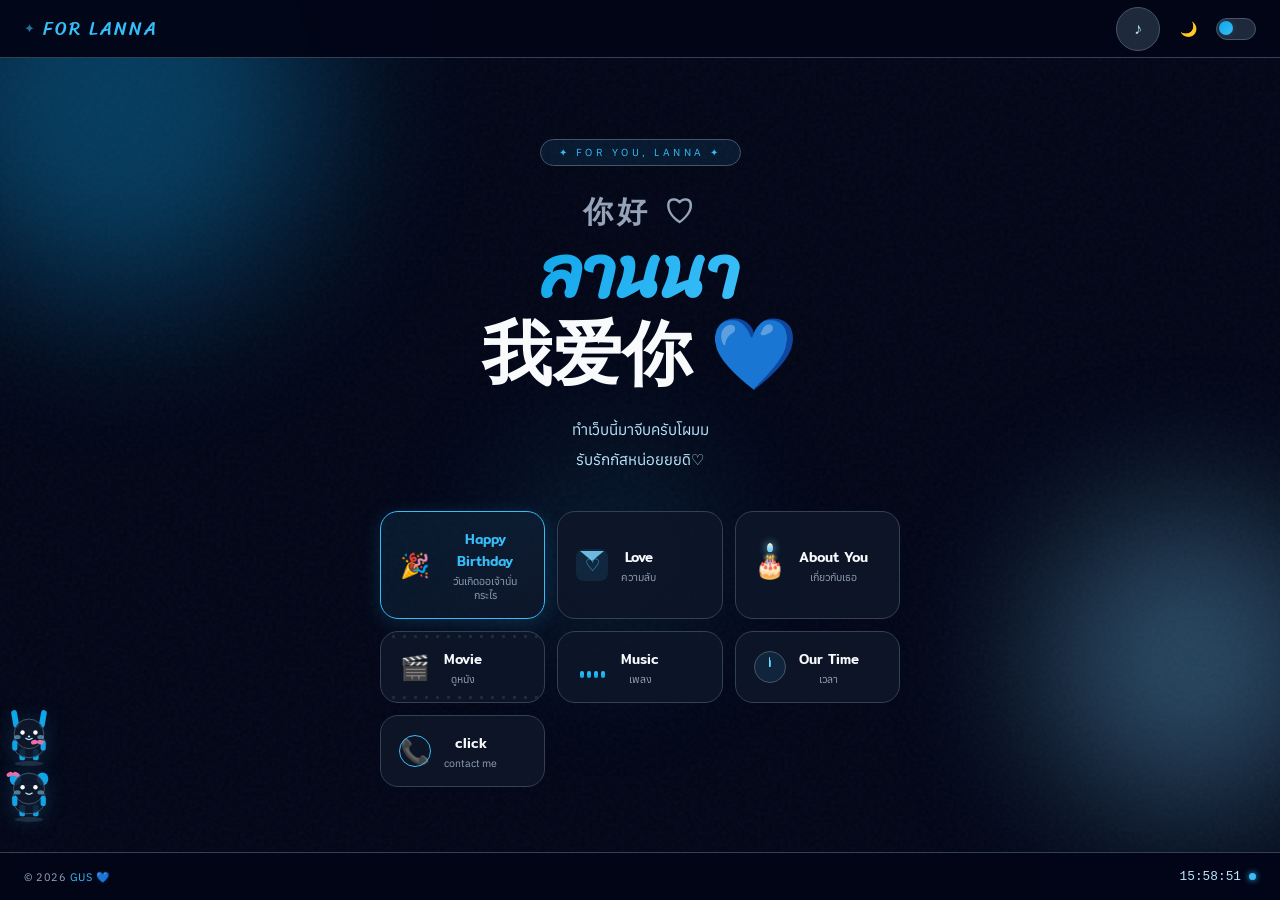
<file: index.html>
<!DOCTYPE html>
<html lang="th" data-mode="dark">
<head>
  <meta charset="UTF-8"/>
  <meta name="viewport" content="width=device-width, initial-scale=1"/>
  <title>For Lanna 💙</title>
  <link href="https://fonts.googleapis.com/css2?family=Mitr:wght@300;400;500&family=Sriracha&family=Anuphan:wght@300;400;500&display=swap" rel="stylesheet"/>
  <link rel="stylesheet" href="index.css"/>
  <meta property="og:type" content="website">
<meta property="og:url" content="https://4youba3e.netlify.app/">
<meta property="og:title" content="For you girl 💖">
<meta property="og:description" content="เว็บไซต์นี้กัสตั้งใจทำมาให้ลานนานะ 💙">
<meta property="og:image" content="https://4youba3e.netlify.app/lanna.png">
</head>
<body>
<div class="page-transition" id="pageTransition"></div>
<div class="blob blob-1"></div>
<div class="blob blob-2"></div>
<div class="blob blob-3"></div>

<div id="progressBar"></div>

<nav class="navbar">
  <a href="index.html" class="navbar-brand">FOR LANNA</a>

  <div class="nav-right">
    <button class="music-btn" id="musicBtn" onclick="toggleMusic()" aria-label="เปิด/ปิดเพลง" aria-pressed="false" title="เพลงพื้นหลัง">
      <span class="music-ring"></span>
      <span class="music-icon" id="musicIcon">♪</span>
    </button>
    <span class="mode-icon" id="modeIcon" onclick="toggleMode()" title="สลับโหมด">🌙</span>
    <button class="mode-btn" id="modeBtn" onclick="toggleMode()" aria-label="สลับ light/dark"></button>
  </div>
</nav>

<div id="ytPlayer" style="position:fixed;width:1px;height:1px;top:-9999px;left:-9999px;opacity:0;pointer-events:none;overflow:hidden;"></div>
<script src="https://www.youtube.com/iframe_api"></script>

<main>
  <section class="hero">
    <div class="hero-inner">

      <div class="hero-badge">✦ FOR YOU, LANNA ✦</div>

      <h1 class="hero-title">
        <span class="hi">你好 ♡</span>
        <span class="acc-word">ลานนา</span>
        <span class="heart">  我爱你 💙</span>
      </h1>

      <p class="hero-sub">
        ทำเว็บนี้มาจีบครับโผมม<br>
        รับรักกัสหน่อยยยดิ♡
      </p>

      <div class="menu-grid">
        <a href="HBD.html" class="menu-item hbd-special">
          <span class="mi-icon">🎉</span>
          <div class="mi-text">
            <span class="mi-title hbd-title-text">Happy Birthday</span>
            <span class="mi-sub">วันเกิดออเจ้านั่นกระไร</span>
          </div>
        </a>

        <a href="love.html" class="menu-item mi-love">
          <span class="mi-icon mi-icon-envelope">
            <span class="env-flap"></span>
            <span class="env-heart">♡</span>
          </span>
          <div class="mi-text">
            <span class="mi-title">Love</span>
            <span class="mi-sub">ความลับ</span>
          </div>
        </a>
        <a href="birth.html" class="menu-item mi-birth">
          <span class="mi-icon mi-icon-candle">
            <span class="candle-flame"></span>
            🎂
          </span>
          <div class="mi-text">
            <span class="mi-title">About You</span>
            <span class="mi-sub">เกี่ยวกับเธอ</span>
          </div>
        </a>
        <a href="movie.html" class="menu-item mi-movie">
          <span class="mi-icon">🎬</span>
          <div class="mi-text">
            <span class="mi-title">Movie</span>
            <span class="mi-sub">ดูหนัง</span>
          </div>
        </a>
        <a href="music.html" class="menu-item mi-music">
          <span class="mi-icon mi-icon-eq">
            <span class="eq-bar"></span>
            <span class="eq-bar"></span>
            <span class="eq-bar"></span>
            <span class="eq-bar"></span>
          </span>
          <div class="mi-text">
            <span class="mi-title">Music</span>
            <span class="mi-sub">เพลง</span>
          </div>
        </a>
        <a href="time.html" class="menu-item mi-time">
          <span class="mi-icon mi-icon-clock">
            <span class="clock-hand clock-hour"></span>
            <span class="clock-hand clock-min"></span>
          </span>
          <div class="mi-text">
            <span class="mi-title">Our Time</span>
            <span class="mi-sub">เวลา</span>
          </div>
        </a>
        <a href="contack.html" class="menu-item mi-contact">
          <span class="mi-icon mi-icon-ping">
            <span class="ping-ripple"></span>
            📞
          </span>
          <div class="mi-text">
            <span class="mi-title">click</span>
            <span class="mi-sub">contact me</span>
          </div>
        </a>
      </div>

    </div>
  </section>

  <footer>
    <div class="f-copy">&copy; 2026 <span>GUS</span> 💙</div>
    <div class="f-right">
      <span class="f-clock" id="liveClock">00:00:00</span>
      <div class="f-dot"></div>
    </div>
  </footer>
</main>

<div class="mascot-stage" id="mascotStage" aria-hidden="true">

  <div class="mascot-char" data-char="bear">
    <svg viewBox="0 0 90 90" width="58" height="58">
      <ellipse class="m-shadow" cx="45" cy="83" rx="22" ry="4"/>
      <g class="m-legL"><rect x="30" y="60" width="9" height="18" rx="4"/></g>
      <g class="m-legR"><rect x="51" y="60" width="9" height="18" rx="4"/></g>
      <ellipse class="m-body" cx="45" cy="52" rx="26" ry="22"/>
      <ellipse class="m-earL" cx="24" cy="20" rx="9" ry="10"/>
      <ellipse class="m-earR" cx="66" cy="20" rx="9" ry="10"/>
      <ellipse class="m-earLi" cx="24" cy="21" rx="4.5" ry="5"/>
      <ellipse class="m-earRi" cx="66" cy="21" rx="4.5" ry="5"/>
      <circle class="m-head" cx="45" cy="35" r="24"/>
      <ellipse class="m-cheekL" cx="27" cy="41" rx="5" ry="3.4"/>
      <ellipse class="m-cheekR" cx="63" cy="41" rx="5" ry="3.4"/>
      <g class="m-eyes">
        <circle class="m-eye" cx="35" cy="33" r="3.4"/>
        <circle class="m-eye" cx="55" cy="33" r="3.4"/>
        <circle class="m-eyeShine" cx="36.2" cy="31.6" r="1"/>
        <circle class="m-eyeShine" cx="56.2" cy="31.6" r="1"/>
      </g>
      <path class="m-mouth" d="M40 42 Q45 46 50 42" fill="none" stroke-linecap="round"/>
      <g class="m-armL"><rect x="19" y="46" width="8" height="16" rx="4"/></g>
      <g class="m-armR"><rect x="63" y="46" width="8" height="16" rx="4"/></g>
      <g class="m-ribbon" transform="translate(20,13)">
        <ellipse cx="-5" cy="0" rx="5" ry="3.4" transform="rotate(-25 -5 0)"/>
        <ellipse cx="5" cy="0" rx="5" ry="3.4" transform="rotate(25 5 0)"/>
        <circle cx="0" cy="0" r="2.1"/>
      </g>
    </svg>
  </div>

  <div class="mascot-char" data-char="rabbit">
    <svg viewBox="0 0 90 90" width="58" height="58">
      <ellipse class="m-shadow" cx="45" cy="83" rx="22" ry="4"/>
      <g class="m-legL"><rect x="30" y="60" width="9" height="18" rx="4"/></g>
      <g class="m-legR"><rect x="51" y="60" width="9" height="18" rx="4"/></g>
      <ellipse class="m-body" cx="45" cy="53" rx="25" ry="21"/>
      <rect class="m-earLong" x="19" y="0" width="9" height="28" rx="4.5" transform="rotate(-10 23.5 14)"/>
      <rect class="m-earLong" x="62" y="0" width="9" height="28" rx="4.5" transform="rotate(10 66.5 14)"/>
      <rect class="m-earLongI" x="21.5" y="5" width="4" height="18" rx="2" transform="rotate(-10 23.5 14)"/>
      <rect class="m-earLongI" x="64.5" y="5" width="4" height="18" rx="2" transform="rotate(10 66.5 14)"/>
      <circle class="m-head" cx="45" cy="37" r="23"/>
      <ellipse class="m-cheekL" cx="27" cy="42" rx="5" ry="3.4"/>
      <ellipse class="m-cheekR" cx="63" cy="42" rx="5" ry="3.4"/>
      <g class="m-eyes">
        <circle class="m-eye" cx="35" cy="35" r="3.4"/>
        <circle class="m-eye" cx="55" cy="35" r="3.4"/>
        <circle class="m-eyeShine" cx="36.2" cy="33.6" r="1"/>
        <circle class="m-eyeShine" cx="56.2" cy="33.6" r="1"/>
      </g>
      <ellipse class="m-nose" cx="45" cy="41" rx="2" ry="1.5"/>
      <path class="m-mouth" d="M40 44 Q45 48 50 44" fill="none" stroke-linecap="round"/>
      <g class="m-armL"><rect x="19" y="47" width="8" height="16" rx="4"/></g>
      <g class="m-armR"><rect x="63" y="47" width="8" height="16" rx="4"/></g>
      <g class="m-ribbon" transform="translate(58,50)">
        <ellipse cx="-5" cy="0" rx="5" ry="3.4" transform="rotate(-15 -5 0)"/>
        <ellipse cx="5" cy="0" rx="5" ry="3.4" transform="rotate(15 5 0)"/>
        <circle cx="0" cy="0" r="2.1"/>
      </g>
    </svg>
  </div>

  <div class="mascot-char" data-char="cat">
    <svg viewBox="0 0 90 90" width="58" height="58">
      <ellipse class="m-shadow" cx="45" cy="83" rx="22" ry="4"/>
      <g class="m-legL"><rect x="30" y="60" width="9" height="18" rx="4"/></g>
      <g class="m-legR"><rect x="51" y="60" width="9" height="18" rx="4"/></g>
      <ellipse class="m-body" cx="45" cy="52" rx="26" ry="22"/>
      <path class="m-earTri" d="M15 23 L23 3 L32 23 Z"/>
      <path class="m-earTri" d="M58 23 L67 3 L75 23 Z"/>
      <path class="m-earTriI" d="M19 20 L23 9 L28 20 Z"/>
      <path class="m-earTriI" d="M62 20 L67 9 L71 20 Z"/>
      <circle class="m-head" cx="45" cy="35" r="24"/>
      <ellipse class="m-cheekL" cx="27" cy="41" rx="5" ry="3.4"/>
      <ellipse class="m-cheekR" cx="63" cy="41" rx="5" ry="3.4"/>
      <g class="m-eyes">
        <circle class="m-eye" cx="35" cy="33" r="3.4"/>
        <circle class="m-eye" cx="55" cy="33" r="3.4"/>
        <circle class="m-eyeShine" cx="36.2" cy="31.6" r="1"/>
        <circle class="m-eyeShine" cx="56.2" cy="31.6" r="1"/>
      </g>
      <path class="m-mouth" d="M40 41 Q45 45 50 41" fill="none" stroke-linecap="round"/>
      <g class="m-whisker">
        <line x1="10" y1="38" x2="24" y2="36"/>
        <line x1="10" y1="43" x2="24" y2="43"/>
        <line x1="66" y1="36" x2="80" y2="38"/>
        <line x1="66" y1="43" x2="80" y2="43"/>
      </g>
      <g class="m-armL"><rect x="19" y="46" width="8" height="16" rx="4"/></g>
      <g class="m-armR"><rect x="63" y="46" width="8" height="16" rx="4"/></g>
      <g class="m-ribbon" transform="translate(45,58)">
        <ellipse cx="-5" cy="0" rx="5" ry="3.4" transform="rotate(-15 -5 0)"/>
        <ellipse cx="5" cy="0" rx="5" ry="3.4" transform="rotate(15 5 0)"/>
        <circle cx="0" cy="0" r="2.1"/>
      </g>
    </svg>
  </div>

  <div class="mascot-char" data-char="poodle">
    <svg viewBox="0 0 90 90" width="58" height="58">
      <ellipse class="m-shadow" cx="45" cy="83" rx="22" ry="4"/>
      <g class="m-legL"><rect x="30" y="60" width="9" height="18" rx="4"/></g>
      <g class="m-legR"><rect x="51" y="60" width="9" height="18" rx="4"/></g>
      <ellipse class="m-body" cx="45" cy="52" rx="26" ry="22"/>
      <g class="m-curls">
        <circle cx="16" cy="18" r="6"/><circle cx="24" cy="10" r="6"/><circle cx="33" cy="7" r="6"/>
        <circle cx="57" cy="7" r="6"/><circle cx="66" cy="10" r="6"/><circle cx="74" cy="18" r="6"/>
      </g>
      <circle class="m-head" cx="45" cy="35" r="24"/>
      <ellipse class="m-earL" cx="20" cy="34" rx="7" ry="11"/>
      <ellipse class="m-earR" cx="70" cy="34" rx="7" ry="11"/>
      <ellipse class="m-cheekL" cx="27" cy="41" rx="5" ry="3.4"/>
      <ellipse class="m-cheekR" cx="63" cy="41" rx="5" ry="3.4"/>
      <g class="m-eyes">
        <circle class="m-eye" cx="35" cy="33" r="3.4"/>
        <circle class="m-eye" cx="55" cy="33" r="3.4"/>
        <circle class="m-eyeShine" cx="36.2" cy="31.6" r="1"/>
        <circle class="m-eyeShine" cx="56.2" cy="31.6" r="1"/>
      </g>
      <ellipse class="m-nose" cx="45" cy="39" rx="2.4" ry="1.8"/>
      <path class="m-mouth" d="M40 42 Q45 46 50 42" fill="none" stroke-linecap="round"/>
      <g class="m-armL"><rect x="19" y="46" width="8" height="16" rx="4"/></g>
      <g class="m-armR"><rect x="63" y="46" width="8" height="16" rx="4"/></g>
      <g class="m-ribbon" transform="translate(45,6)">
        <ellipse cx="-5" cy="0" rx="5" ry="3.4" transform="rotate(-20 -5 0)"/>
        <ellipse cx="5" cy="0" rx="5" ry="3.4" transform="rotate(20 5 0)"/>
        <circle cx="0" cy="0" r="2.1"/>
      </g>
    </svg>
  </div>

</div>


<script src="index.js"></script>
</body>
</html>
</file>
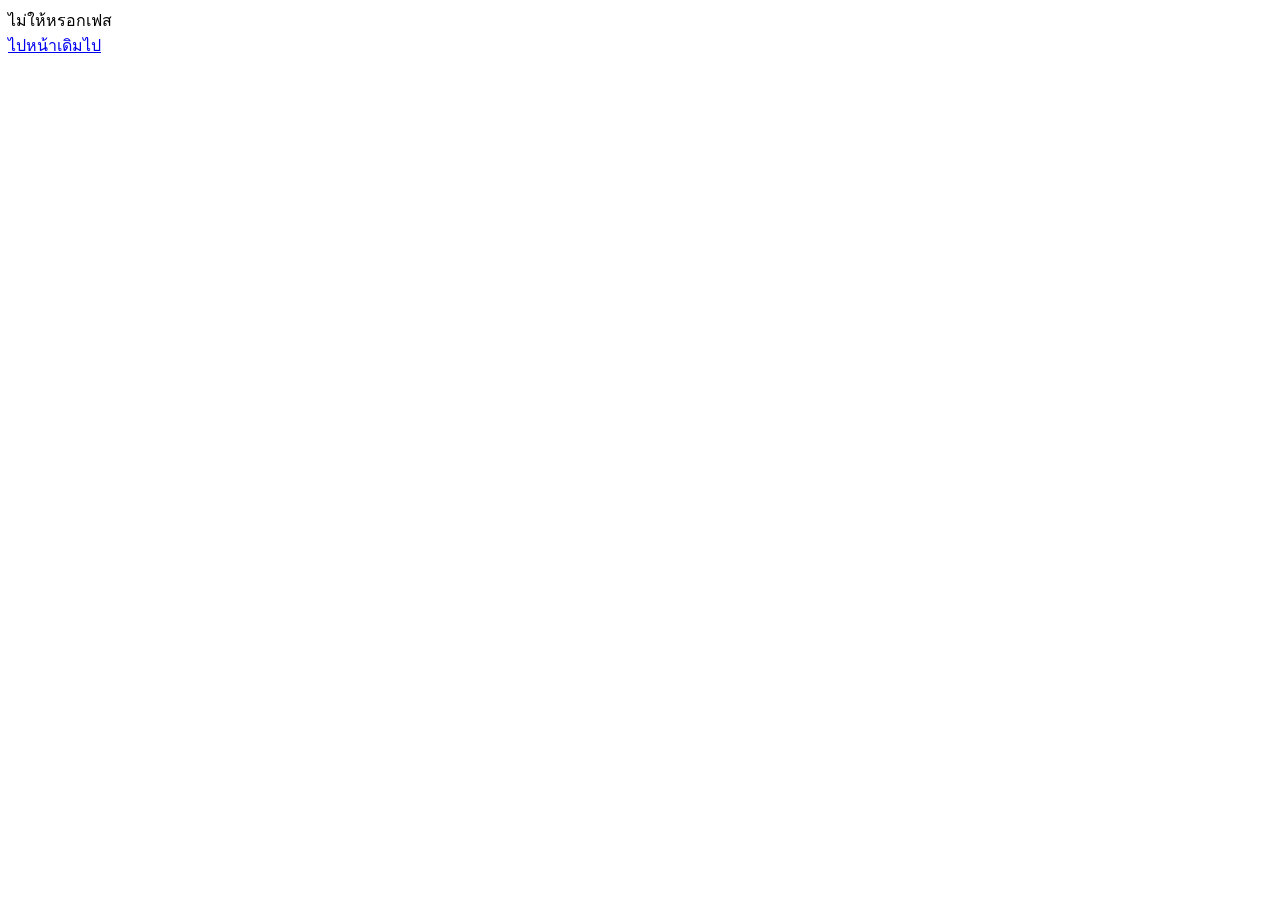
<file: fool.html>
<!DOCTYPE html>
<html lang="th">
<head>
    <meta charset="UTF-8">
    <meta name="viewport" content="width=device-width, initial-scale=1.0">
    <title>ไม่ให้หรอก</title>
</head>
<body>
    ไม่ให้หรอกเฟส
<br>
    <a href="contack.html">ไปหน้าเดิมไป</a>
</body>
</html>
</file>
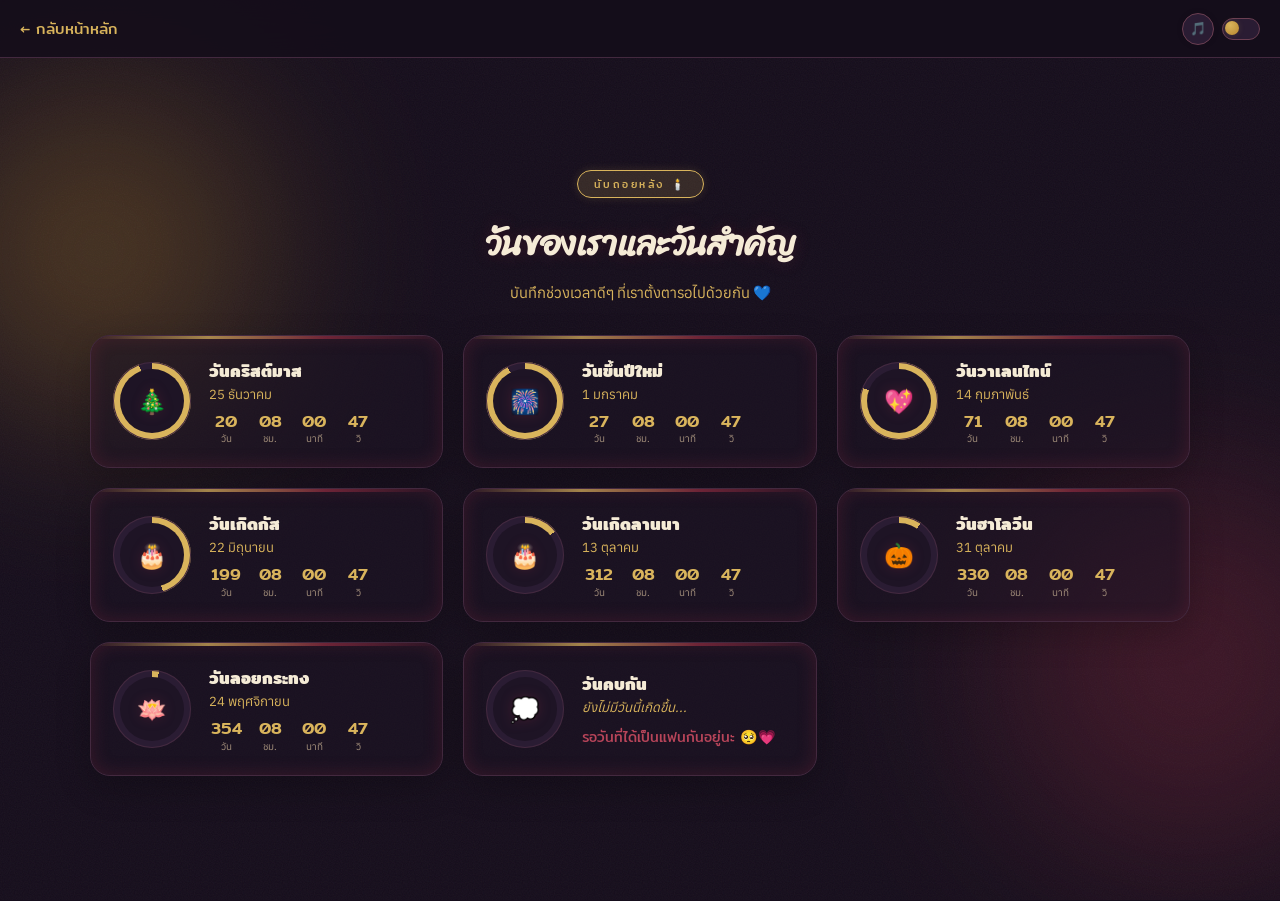
<file: time.html>
<!DOCTYPE html>
<html lang="th" data-mode="dark">
<head>
    <meta charset="UTF-8">
    <meta name="viewport" content="width=device-width, initial-scale=1.0">
    <title>วันสำคัญของเรา 💙</title>
    <link href="https://fonts.googleapis.com/css2?family=Anuphan:wght@400;500;700&family=Mitr:wght@300;400;500&family=Sriracha&display=swap" rel="stylesheet">
    <link rel="stylesheet" href="time.css">
</head>
<body>
    <nav class="navbar">
        <a href="index.html" class="navbar-brand">← กลับหน้าหลัก</a>
        <div class="nav-right">
            <button class="music-btn" id="musicToggle" aria-label="Toggle Music" title="เปิด/ปิดเพลง">🎵</button>
            <button class="mode-btn" id="modeToggle" aria-label="Toggle Theme"></button>
        </div>
    </nav>

    <div class="background-effects">
        <div class="glow-orb orb-1"></div>
        <div class="glow-orb orb-2"></div>
        <div class="grain"></div>
    </div>

    <main>
        <section class="hero">
            <div class="hero-inner">
                <span class="hero-badge">นับถอยหลัง 🕯️</span>
                <h1 class="hero-title">วันของเราและวันสำคัญ</h1>
                <p class="subtitle">บันทึกช่วงเวลาดีๆ ที่เราตั้งตารอไปด้วยกัน 💙</p>

                <div class="date-list" id="dateList">

                    <div class="date-card" data-month="5" data-day="22" id="card-gas">
                        <div class="gauge">
                            <div class="gauge-inner"><span class="gauge-emoji">🎂</span></div>
                        </div>
                        <div class="date-info">
                            <h3 class="date-name">วันเกิดกัส</h3>
                            <p class="date-sub">22 มิถุนายน</p>
                            <div class="countdown">
                                <div class="cd-unit"><span class="cd-num" data-unit="d">00</span><span class="cd-label">วัน</span></div>
                                <div class="cd-unit"><span class="cd-num" data-unit="h">00</span><span class="cd-label">ชม.</span></div>
                                <div class="cd-unit"><span class="cd-num" data-unit="m">00</span><span class="cd-label">นาที</span></div>
                                <div class="cd-unit"><span class="cd-num" data-unit="s">00</span><span class="cd-label">วิ</span></div>
                            </div>
                            <p class="today-msg hidden">🎉 วันนี้แหละ! สุขสันต์วันเกิดกัส 🎉</p>
                        </div>
                    </div>

                    <div class="date-card" data-month="9" data-day="13" id="card-lanna">
                        <div class="gauge">
                            <div class="gauge-inner"><span class="gauge-emoji">🎂</span></div>
                        </div>
                        <div class="date-info">
                            <h3 class="date-name">วันเกิดลานนา</h3>
                            <p class="date-sub">13 ตุลาคม</p>
                            <div class="countdown">
                                <div class="cd-unit"><span class="cd-num" data-unit="d">00</span><span class="cd-label">วัน</span></div>
                                <div class="cd-unit"><span class="cd-num" data-unit="h">00</span><span class="cd-label">ชม.</span></div>
                                <div class="cd-unit"><span class="cd-num" data-unit="m">00</span><span class="cd-label">นาที</span></div>
                                <div class="cd-unit"><span class="cd-num" data-unit="s">00</span><span class="cd-label">วิ</span></div>
                            </div>
                            <p class="today-msg hidden">🎉 วันนี้แหละ! สุขสันต์วันเกิดลานนา 🎉</p>
                        </div>
                    </div>

                    <div class="date-card" data-month="0" data-day="1">
                        <div class="gauge">
                            <div class="gauge-inner"><span class="gauge-emoji">🎆</span></div>
                        </div>
                        <div class="date-info">
                            <h3 class="date-name">วันขึ้นปีใหม่</h3>
                            <p class="date-sub">1 มกราคม</p>
                            <div class="countdown">
                                <div class="cd-unit"><span class="cd-num" data-unit="d">00</span><span class="cd-label">วัน</span></div>
                                <div class="cd-unit"><span class="cd-num" data-unit="h">00</span><span class="cd-label">ชม.</span></div>
                                <div class="cd-unit"><span class="cd-num" data-unit="m">00</span><span class="cd-label">นาที</span></div>
                                <div class="cd-unit"><span class="cd-num" data-unit="s">00</span><span class="cd-label">วิ</span></div>
                            </div>
                            <p class="today-msg hidden">🎉 Happy New Year! เริ่มต้นปีใหม่ไปด้วยกันนะ 🎉</p>
                        </div>
                    </div>

                    <div class="date-card" data-month="1" data-day="14">
                        <div class="gauge">
                            <div class="gauge-inner"><span class="gauge-emoji">💖</span></div>
                        </div>
                        <div class="date-info">
                            <h3 class="date-name">วันวาเลนไทน์</h3>
                            <p class="date-sub">14 กุมภาพันธ์</p>
                            <div class="countdown">
                                <div class="cd-unit"><span class="cd-num" data-unit="d">00</span><span class="cd-label">วัน</span></div>
                                <div class="cd-unit"><span class="cd-num" data-unit="h">00</span><span class="cd-label">ชม.</span></div>
                                <div class="cd-unit"><span class="cd-num" data-unit="m">00</span><span class="cd-label">นาที</span></div>
                                <div class="cd-unit"><span class="cd-num" data-unit="s">00</span><span class="cd-label">วิ</span></div>
                            </div>
                            <p class="today-msg hidden">🌹 สุขสันต์วันแห่งความรัก ขอให้มีความสุขมากๆ นะ 🌹</p>
                        </div>
                    </div>

                    <div class="date-card" data-month="9" data-day="31">
                        <div class="gauge">
                            <div class="gauge-inner"><span class="gauge-emoji">🎃</span></div>
                        </div>
                        <div class="date-info">
                            <h3 class="date-name">วันฮาโลวีน</h3>
                            <p class="date-sub">31 ตุลาคม</p>
                            <div class="countdown">
                                <div class="cd-unit"><span class="cd-num" data-unit="d">00</span><span class="cd-label">วัน</span></div>
                                <div class="cd-unit"><span class="cd-num" data-unit="h">00</span><span class="cd-label">ชม.</span></div>
                                <div class="cd-unit"><span class="cd-num" data-unit="m">00</span><span class="cd-label">นาที</span></div>
                                <div class="cd-unit"><span class="cd-num" data-unit="s">00</span><span class="cd-label">วิ</span></div>
                            </div>
                            <p class="today-msg hidden">👻 Trick or Treat! แบร่ๆๆ วันปล่อยผีจ้า 👻</p>
                        </div>
                    </div>

                    <div class="date-card" data-month="10" data-day="24">
                        <div class="gauge">
                            <div class="gauge-inner"><span class="gauge-emoji">🪷</span></div>
                        </div>
                        <div class="date-info">
                            <h3 class="date-name">วันลอยกระทง</h3>
                            <p class="date-sub">24 พฤศจิกายน</p>
                            <div class="countdown">
                                <div class="cd-unit"><span class="cd-num" data-unit="d">00</span><span class="cd-label">วัน</span></div>
                                <div class="cd-unit"><span class="cd-num" data-unit="h">00</span><span class="cd-label">ชม.</span></div>
                                <div class="cd-unit"><span class="cd-num" data-unit="m">00</span><span class="cd-label">นาที</span></div>
                                <div class="cd-unit"><span class="cd-num" data-unit="s">00</span><span class="cd-label">วิ</span></div>
                            </div>
                            <p class="today-msg hidden">🌕 วันเพ็ญเดือนสิบสอง ไปลอยกระทงขอพรกัน 🌕</p>
                        </div>
                    </div>

                    <div class="date-card" data-month="11" data-day="25">
                        <div class="gauge">
                            <div class="gauge-inner"><span class="gauge-emoji">🎄</span></div>
                        </div>
                        <div class="date-info">
                            <h3 class="date-name">วันคริสต์มาส</h3>
                            <p class="date-sub">25 ธันวาคม</p>
                            <div class="countdown">
                                <div class="cd-unit"><span class="cd-num" data-unit="d">00</span><span class="cd-label">วัน</span></div>
                                <div class="cd-unit"><span class="cd-num" data-unit="h">00</span><span class="cd-label">ชม.</span></div>
                                <div class="cd-unit"><span class="cd-num" data-unit="m">00</span><span class="cd-label">นาที</span></div>
                                <div class="cd-unit"><span class="cd-num" data-unit="s">00</span><span class="cd-label">วิ</span></div>
                            </div>
                            <p class="today-msg hidden">🎅 Merry Christmas! มีความสุขในวันคริสต์มาสนะครับ 🎅</p>
                        </div>
                    </div>

                    <div class="date-card anniversary">
                        <div class="gauge waiting">
                            <div class="gauge-inner"><span class="gauge-emoji">💭</span></div>
                        </div>
                        <div class="date-info">
                            <h3 class="date-name">วันคบกัน</h3>
                            <p class="date-sub">ยังไม่มีวันนี้เกิดขึ้น...</p>
                            <p class="waiting-msg">รอวันที่ได้เป็นแฟนกันอยู่นะ 🥺💗</p>
                        </div>
                    </div>

                </div>
            </div>
        </section>
    </main>

    <div id="yt-player" style="position: absolute; left: -9999px; width: 1px; height: 1px;"></div>

    <script src="time.js"></script>
</body>
</html>
</file>
<file: index.css>
@import url('https://fonts.googleapis.com/css2?family=Mitr:wght@300;400;500&family=Sriracha&family=Anuphan:wght@300;400;500&family=Playfair+Display:ital,wght@0,700;1,700&display=swap');

:root {
  --tr: all 0.35s cubic-bezier(0.4, 0, 0.2, 1);
}

[data-mode="dark"] {
  --bg:       #020617;
  --bg2:      #0f172a;
  --bg3:      #1e293b;
  --nav-bg:   #020617;
  --border:   #334155;
  --border2:  #475569;
  --acc:      #38bdf8;
  --acc2:     #0ea5e9;
  --acc3:     #7dd3fc;
  --acc-dim:  rgba(56,189,248,0.1);
  --text:     #f8fafc;
  --text2:    #bae6fd;
  --text3:    #94a3b8;
  --card-bg:  rgba(15,23,42,0.85);
  --menu-bg:  rgba(2,6,23,0.97);
  --glow:     rgba(56,189,248,0.18);
  --noise-op: 0.04;
}

[data-mode="light"] {
  --bg:       #f0f9ff;
  --bg2:      #ffffff;
  --bg3:      #e0f2fe;
  --nav-bg:   #f8fafc;
  --border:   #bae6fd;
  --border2:  #7dd3fc;
  --acc:      #0284c7;
  --acc2:     #0369a1;
  --acc3:     #0ea5e9;
  --acc-dim:  rgba(2,132,199,0.07);
  --text:     #0f172a;
  --text2:    #0369a1;
  --text3:    #475569;
  --card-bg:  #ffffff;
  --menu-bg:  rgba(240,249,255,0.97);
  --glow:     rgba(2,132,199,0.12);
  --noise-op: 0.025;
}

*, *::before, *::after {
  box-sizing: border-box;
  margin: 0;
  padding: 0;
  -webkit-tap-highlight-color: transparent;
}

html, body {
  font-family: 'Anuphan', 'Mitr', sans-serif;
  min-height: 100vh;
  background: var(--bg);
  color: var(--text);
  transition: background var(--tr), color var(--tr);
  overflow-x: hidden;
}

body::before {
  content: '';
  position: fixed;
  inset: 0;
  background-image: url("data:image/svg+xml,%3Csvg viewBox='0 0 256 256' xmlns='http://www.w3.org/2000/svg'%3E%3Cfilter id='noise'%3E%3CfeTurbulence type='fractalNoise' baseFrequency='0.9' numOctaves='4' stitchTiles='stitch'/%3E%3C/filter%3E%3Crect width='100%25' height='100%25' filter='url(%23noise)'/%3E%3C/svg%3E");
  opacity: var(--noise-op);
  pointer-events: none;
  z-index: 0;
}

.blob {
  position: fixed;
  border-radius: 50%;
  filter: blur(80px);
  opacity: 0.35;
  pointer-events: none;
  z-index: 0;
  animation: drift 12s ease-in-out infinite alternate;
}
.blob-1 {
  width: 400px; height: 400px;
  background: var(--acc2);
  top: -100px; left: -80px;
  animation-delay: 0s;
}
.blob-2 {
  width: 300px; height: 300px;
  background: var(--acc3);
  bottom: 10%; right: -60px;
  animation-delay: -4s;
}
.blob-3 {
  width: 200px; height: 200px;
  background: var(--acc);
  top: 50%; left: 40%;
  opacity: 0.15;
  animation-delay: -8s;
}

@keyframes drift {
  from { transform: translate(0, 0) scale(1); }
  to   { transform: translate(30px, 20px) scale(1.08); }
}

#progressBar {
  position: fixed;
  top: 0; left: 0;
  height: 2px;
  width: 0%;
  background: linear-gradient(90deg, var(--acc2), var(--acc), var(--acc3));
  z-index: 9999;
  transition: width 0.1s;
  box-shadow: 0 0 8px var(--acc);
}

.navbar {
  position: fixed;
  top: 0; left: 0; right: 0;
  z-index: 1000;
  display: flex;
  align-items: center;
  justify-content: space-between;
  padding: 0 24px;
  height: 58px;
  background: var(--menu-bg);
  border-bottom: 1px solid var(--border);
  backdrop-filter: blur(20px);
  -webkit-backdrop-filter: blur(20px);
  transition: background var(--tr), border-color var(--tr);
}

.navbar-brand {
  font-family: 'Sriracha', cursive;
  font-size: 1.15rem;
  color: var(--acc);
  text-decoration: none;
  letter-spacing: 2px;
  display: flex;
  align-items: center;
  gap: 6px;
  transition: color var(--tr);
}
.navbar-brand::before {
  content: '✦';
  font-size: 0.7em;
  opacity: 0.6;
}

.nav-right {
  display: flex;
  align-items: center;
  gap: 8px;
}

.mode-btn {
  width: 40px; height: 22px;
  border-radius: 50px;
  border: 1.5px solid var(--border2);
  background: var(--bg3);
  cursor: pointer;
  position: relative;
  transition: background var(--tr), border-color var(--tr);
  flex-shrink: 0;
}
.mode-btn::after {
  content: '';
  position: absolute;
  top: 2px; left: 2px;
  width: 14px; height: 14px;
  border-radius: 50%;
  background: linear-gradient(135deg, var(--acc2), var(--acc));
  transition: transform 0.3s cubic-bezier(0.4, 0, 0.2, 1), background var(--tr);
  box-shadow: 0 0 6px var(--glow);
}
[data-mode="light"] .mode-btn::after { transform: translateX(17px); }

.mode-icon {
  font-size: 14px;
  user-select: none;
  cursor: pointer;
  transition: opacity 0.2s;
}

.ham-btn {
  display: flex;
  flex-direction: column;
  gap: 5px;
  background: var(--bg3);
  border: 1px solid var(--border);
  border-radius: 10px;
  padding: 8px 10px;
  cursor: pointer;
  transition: background var(--tr), border-color var(--tr);
}
.ham-btn span {
  display: block;
  width: 18px; height: 1.5px;
  background: var(--text2);
  border-radius: 2px;
  transition: background var(--tr);
}

.nav-links {
  display: none;
  align-items: center;
  gap: 2px;
}
.nav-links a {
  font-family: 'Mitr', sans-serif;
  font-size: 0.8rem;
  color: var(--text2);
  text-decoration: none;
  padding: 6px 12px;
  border-radius: 50px;
  transition: all 0.2s;
}
.nav-links a:hover {
  background: var(--acc-dim);
  color: var(--text);
}
.hbd-nav-link {
  color: var(--acc) !important;
  font-weight: 500;
}

.drawer {
  position: fixed;
  top: 58px; left: 0; right: 0;
  z-index: 999;
  background: var(--menu-bg);
  border-bottom: 1px solid var(--border);
  padding: 10px 16px 16px;
  display: flex;
  flex-direction: column;
  gap: 2px;
  transform: translateY(-8px);
  opacity: 0;
  pointer-events: none;
  transition: opacity 0.25s ease, transform 0.25s ease;
  backdrop-filter: blur(24px);
}
.drawer.open {
  transform: translateY(0);
  opacity: 1;
  pointer-events: all;
}
.drawer a {
  display: flex;
  align-items: center;
  gap: 12px;
  font-family: 'Mitr', sans-serif;
  font-size: 0.92rem;
  color: var(--text2);
  text-decoration: none;
  padding: 12px 14px;
  border-radius: 12px;
  transition: all 0.2s;
}
.drawer a:hover {
  background: var(--acc-dim);
  color: var(--text);
}
.drawer a .d-icon {
  font-size: 1.15rem;
  width: 26px;
  text-align: center;
}

main {
  min-height: 100vh;
  display: flex;
  flex-direction: column;
  padding-top: 58px;
  position: relative;
  z-index: 1;
}

.hero {
  flex: 1;
  display: flex;
  align-items: center;
  justify-content: center;
  padding: 56px 24px 40px;
  text-align: center;
}
.hero-inner {
  max-width: 520px;
  width: 100%;
}

.hero-badge {
  display: inline-flex;
  align-items: center;
  gap: 6px;
  font-size: 0.64rem;
  letter-spacing: 3.5px;
  color: var(--acc);
  border: 1px solid var(--border2);
  border-radius: 50px;
  padding: 6px 18px;
  margin-bottom: 28px;
  background: var(--acc-dim);
  animation: fadeUp 0.8s ease both;
  text-transform: uppercase;
}

.hero-title {
  font-family: 'Sriracha', cursive;
  font-size: clamp(2.8rem, 11vw, 4.4rem);
  line-height: 1.15;
  margin-bottom: 18px;
  color: var(--text);
  animation: fadeUp 0.8s 0.1s ease both;
  transition: color var(--tr);
}
.hero-title .hi {
  display: block;
  font-size: 0.42em;
  color: var(--text3);
  font-family: 'Mitr', sans-serif;
  letter-spacing: 4px;
  margin-bottom: 6px;
  text-transform: uppercase;
}
.acc-word {
  background: linear-gradient(120deg, var(--acc2) 0%, var(--acc) 50%, var(--acc3) 100%);
  -webkit-background-clip: text;
  background-clip: text;
  -webkit-text-fill-color: transparent;
  background-size: 200% auto;
  animation: shimmer 4s ease-in-out infinite;
}
@keyframes shimmer {
  0%,100% { background-position: 0% center; }
  50%      { background-position: 100% center; }
}

.heart {
  display: inline-block;
  animation: heartbeat 1.8s ease-in-out infinite;
  -webkit-text-fill-color: initial;
}
@keyframes heartbeat {
  0%,100% { transform: scale(1); }
  50%      { transform: scale(1.28); }
}

.hero-sub {
  font-size: 0.95rem;
  line-height: 2;
  color: var(--text2);
  margin-bottom: 36px;
  animation: fadeUp 0.8s 0.2s ease both;
}

.menu-grid {
  display: grid;
  grid-template-columns: repeat(2, 1fr);
  gap: 12px;
  width: 100%;
  animation: fadeUp 0.8s 0.35s ease both;
}

.menu-item {
  display: flex;
  align-items: center;
  gap: 13px;
  padding: 16px 18px;
  border-radius: 18px;
  background: var(--card-bg);
  border: 1px solid var(--border);
  text-decoration: none;
  color: var(--text);
  transition: all 0.28s cubic-bezier(0.4, 0, 0.2, 1);
  position: relative;
  overflow: hidden;
}
.menu-item::before {
  content: '';
  position: absolute;
  inset: 0;
  background: linear-gradient(135deg, var(--acc-dim), transparent);
  opacity: 0;
  transition: opacity 0.3s;
}
.menu-item:hover::before { opacity: 1; }
.menu-item:hover {
  border-color: var(--border2);
  transform: translateY(-3px);
  box-shadow: 0 8px 24px var(--glow);
}
.menu-item:active { transform: scale(0.97); }

.hbd-special {
  grid-column: span 2;
  border: 1.5px solid var(--acc);
  box-shadow: 0 4px 20px var(--glow);
  background: linear-gradient(135deg, var(--acc-dim), var(--card-bg));
}
.hbd-title-text { color: var(--acc) !important; }

.mi-icon {
  font-size: 1.5rem;
  flex-shrink: 0;
  position: relative;
  width: 32px;
  height: 32px;
  display: flex;
  align-items: center;
  justify-content: center;
}

.menu-item {
  opacity: 0;
  animation: cardIn 0.6s cubic-bezier(0.4, 0, 0.2, 1) forwards;
}
.menu-grid a:nth-child(1) { animation-delay: 0.40s; }
.menu-grid a:nth-child(2) { animation-delay: 0.46s; }
.menu-grid a:nth-child(3) { animation-delay: 0.52s; }
.menu-grid a:nth-child(4) { animation-delay: 0.58s; }
.menu-grid a:nth-child(5) { animation-delay: 0.64s; }
.menu-grid a:nth-child(6) { animation-delay: 0.70s; }
.menu-grid a:nth-child(7) { animation-delay: 0.76s; }
@keyframes cardIn {
  from { opacity: 0; transform: translateY(14px) scale(0.97); }
  to   { opacity: 1; transform: translateY(0) scale(1); }
}

.mi-icon-envelope {
  background: var(--acc-dim);
  border-radius: 8px;
  overflow: visible;
}
.env-flap {
  position: absolute;
  top: 2px; left: 4px; right: 4px;
  height: 0;
  border-left: 12px solid transparent;
  border-right: 12px solid transparent;
  border-top: 10px solid var(--acc3);
  transform-origin: top center;
  transition: transform 0.35s cubic-bezier(0.4, 0, 0.2, 1);
  opacity: 0.85;
}
.env-heart {
  font-size: 1.05rem;
  color: var(--acc);
  transition: transform 0.35s cubic-bezier(0.4, 0, 0.2, 1);
}
.mi-love:hover .env-flap { transform: rotateX(180deg) translateY(-2px); }
.mi-love:hover .env-heart { transform: scale(1.2); }

.mi-icon-candle { overflow: visible; }
.candle-flame {
  position: absolute;
  top: -6px; left: 50%;
  width: 6px; height: 9px;
  border-radius: 50% 50% 50% 50% / 60% 60% 40% 40%;
  background: linear-gradient(180deg, #fff6c8, var(--acc3) 70%);
  transform: translateX(-50%);
  filter: drop-shadow(0 0 4px var(--acc3));
  animation: flicker 1.6s ease-in-out infinite;
}
@keyframes flicker {
  0%, 100% { transform: translateX(-50%) scale(1) rotate(0deg); opacity: 1; }
  30%       { transform: translateX(-60%) scale(0.92) rotate(-4deg); opacity: 0.85; }
  60%       { transform: translateX(-45%) scale(1.06) rotate(3deg); opacity: 1; }
}

.mi-movie::after {
  content: '';
  position: absolute;
  inset: 0;
  background:
    repeating-linear-gradient(90deg, var(--border2) 0 3px, transparent 3px 11px) top 3px left 0 / 100% 3px no-repeat,
    repeating-linear-gradient(90deg, var(--border2) 0 3px, transparent 3px 11px) bottom 3px left 0 / 100% 3px no-repeat;
  opacity: 0.35;
  transition: opacity 0.3s;
  pointer-events: none;
}
.mi-movie:hover::after { opacity: 0.75; }

.mi-icon-eq {
  display: flex !important;
  align-items: flex-end;
  gap: 3px;
  height: 22px;
}
.eq-bar {
  width: 4px;
  background: linear-gradient(180deg, var(--acc), var(--acc2));
  border-radius: 2px;
  height: 30%;
  animation: eqBounce 1.1s ease-in-out infinite;
}
.eq-bar:nth-child(1) { animation-delay: 0s; }
.eq-bar:nth-child(2) { animation-delay: 0.15s; }
.eq-bar:nth-child(3) { animation-delay: 0.3s; }
.eq-bar:nth-child(4) { animation-delay: 0.45s; }
@keyframes eqBounce {
  0%, 100% { height: 25%; }
  50%       { height: 95%; }
}

.mi-icon-clock {
  border-radius: 50%;
  background: var(--acc-dim);
  border: 1.5px solid var(--border2);
  overflow: visible;
}
.clock-hand {
  position: absolute;
  bottom: 50%;
  left: 50%;
  background: var(--acc);
  border-radius: 2px;
  transform-origin: bottom center;
}
.clock-hour {
  width: 2px; height: 7px;
  margin-left: -1px;
  animation: rotate360 12s linear infinite;
}
.clock-min {
  width: 1.5px; height: 10px;
  margin-left: -0.75px;
  background: var(--acc3);
  animation: rotate360 3s linear infinite;
}
@keyframes rotate360 {
  from { transform: rotate(0deg); }
  to   { transform: rotate(360deg); }
}

.mi-icon-ping { overflow: visible; }
.ping-ripple {
  position: absolute;
  inset: 0;
  border-radius: 50%;
  border: 1.5px solid var(--acc);
  animation: pingOut 1.8s cubic-bezier(0, 0, 0.2, 1) infinite;
}
@keyframes pingOut {
  0%   { transform: scale(0.7); opacity: 0.8; }
  100% { transform: scale(1.8); opacity: 0; }
}
.mi-text {
  display: flex;
  flex-direction: column;
}
.mi-title {
  font-family: 'Mitr', sans-serif;
  font-size: 0.85rem;
  font-weight: 500;
  color: var(--text);
  transition: color var(--tr);
}
.mi-sub {
  font-size: 0.66rem;
  color: var(--text3);
  margin-top: 2px;
  transition: color var(--tr);
}

footer {
  padding: 16px 24px;
  background: var(--menu-bg);
  border-top: 1px solid var(--border);
  display: flex;
  justify-content: space-between;
  align-items: center;
  backdrop-filter: blur(20px);
  position: relative;
  z-index: 1;
}
.f-copy {
  font-size: 0.68rem;
  color: var(--text3);
  letter-spacing: 0.5px;
}
.f-copy span { color: var(--acc); }
.f-right {
  display: flex;
  align-items: center;
  gap: 8px;
}
.f-clock {
  font-family: 'Courier New', monospace;
  font-size: 0.8rem;
  color: var(--text2);
}
.f-dot {
  width: 7px; height: 7px;
  border-radius: 50%;
  background: var(--acc);
  box-shadow: 0 0 6px var(--acc);
  animation: blink 2s ease-in-out infinite;
}

.mascot-char {
  position: fixed;
  left: 0;
  bottom: 76px;
  z-index: 5;
  cursor: pointer;
  opacity: 0;
  pointer-events: none;
  will-change: transform;
}
.mascot-char svg {
  display: block;
  animation: mascotBob 0.55s ease-in-out infinite;
  transform-origin: bottom center;
  filter: drop-shadow(0 4px 10px var(--glow));
}
.mascot-char:active svg { transform: scale(0.92); }

.mascot-char.slot-a {
  opacity: 1;
  pointer-events: auto;
  bottom: 76px;
  animation: mascotWalkA 16s ease-in-out infinite alternate;
}
.mascot-char.slot-b {
  opacity: 1;
  pointer-events: auto;
  bottom: 132px;
  animation: mascotWalkB 13s ease-in-out infinite alternate;
}

@keyframes mascotWalkA {
  0%   { transform: translateX(6vw) scaleX(1); }
  48%  { transform: translateX(min(78vw, 640px)) scaleX(1); }
  52%  { transform: translateX(min(78vw, 640px)) scaleX(-1); }
  100% { transform: translateX(6vw) scaleX(-1); }
}
@keyframes mascotWalkB {
  0%   { transform: translateX(min(70vw, 560px)) scaleX(-1); }
  48%  { transform: translateX(10vw) scaleX(-1); }
  52%  { transform: translateX(10vw) scaleX(1); }
  100% { transform: translateX(min(70vw, 560px)) scaleX(1); }
}
@keyframes mascotBob {
  0%, 100% { transform: translateY(0); }
  50%      { transform: translateY(-4px); }
}

.m-shadow { fill: var(--text3); opacity: 0.18; }
.m-body, .m-head { fill: var(--card-bg); stroke: var(--border2); stroke-width: 1.5; }
.m-earL, .m-earR, .m-earLong, .m-earTri { fill: var(--acc2); }
.m-earLi, .m-earRi, .m-earLongI, .m-earTriI { fill: var(--acc-dim); }
.m-curls circle { fill: var(--acc2); }
.m-cheekL, .m-cheekR { fill: var(--acc3); opacity: 0.55; }
.m-nose { fill: var(--text2); }
.m-eye {
  fill: var(--text);
  transform-box: fill-box;
  transform-origin: center;
  animation: mascotBlink 4.2s ease-in-out infinite;
}
.m-eyeShine { fill: #fff; opacity: 0.9; }
.m-mouth { stroke: var(--text2); stroke-width: 2; }
.m-whisker line { stroke: var(--text3); stroke-width: 1.3; stroke-linecap: round; }
.m-ribbon { fill: var(--ribbon-color, #ec6fa8); }
.m-legL rect, .m-legR rect, .m-armL rect, .m-armR rect { fill: var(--acc2); }
.m-legL { transform-box: fill-box; transform-origin: top center; animation: mascotStepL 0.55s ease-in-out infinite; }
.m-legR { transform-box: fill-box; transform-origin: top center; animation: mascotStepR 0.55s ease-in-out infinite; }
.m-armL { transform-box: fill-box; transform-origin: top center; animation: mascotStepR 0.55s ease-in-out infinite; }
.m-armR { transform-box: fill-box; transform-origin: top center; animation: mascotStepL 0.55s ease-in-out infinite; }

@keyframes mascotBlink {
  0%, 92%, 100% { transform: scaleY(1); }
  96%           { transform: scaleY(0.1); }
}
@keyframes mascotStepL {
  0%, 100% { transform: rotate(-12deg); }
  50%      { transform: rotate(12deg); }
}
@keyframes mascotStepR {
  0%, 100% { transform: rotate(12deg); }
  50%      { transform: rotate(-12deg); }
}

.heart-pop {
  position: fixed;
  z-index: 6;
  font-size: 1.1rem;
  color: var(--acc);
  pointer-events: none;
  animation: heartPop 1.1s ease-out forwards;
}
@keyframes heartPop {
  0%   { opacity: 1; transform: translate(0, 0) scale(0.6); }
  20%  { transform: translate(var(--dx, 0), -10px) scale(1.1); }
  100% { opacity: 0; transform: translate(calc(var(--dx, 0) * 1.6), -70px) scale(0.9); }
}

@media (max-width: 380px) {
  .mascot-char.slot-a { bottom: 70px; }
  .mascot-char.slot-b { bottom: 118px; }
  .mascot-char svg { width: 48px; height: 48px; }
}

@keyframes fadeUp {
  from { opacity: 0; transform: translateY(24px); }
  to   { opacity: 1; transform: translateY(0); }
}
@keyframes blink {
  0%,100% { opacity: 1; }
  50%      { opacity: 0.25; }
}

@media (min-width: 640px) {
  .nav-links { display: flex; }
  .ham-btn   { display: none; }
  .hero      { padding: 72px 40px 56px; }
  .menu-grid { grid-template-columns: repeat(3, 1fr); }
  .hbd-special { grid-column: span 1; }
}
@media (max-width: 380px) {
  .hero-title { font-size: 2.4rem; }
  .menu-item  { padding: 12px 14px; }
}

.page-transition {
  position: fixed;
  inset: 0;
  z-index: 10000;
  background: var(--bg);
  opacity: 1;
  pointer-events: none;
  transition: opacity 0.3s ease;
}
body.page-ready .page-transition { opacity: 0; }
.page-transition.leaving {
  opacity: 1;
  pointer-events: all;
  transition: opacity 0.28s ease;
}

.music-btn {
  position: relative;
  width: 40px;
  height: 40px;
  min-width: 44px;
  min-height: 44px;
  display: flex;
  align-items: center;
  justify-content: center;
  border-radius: 50%;
  border: 1.5px solid var(--border2);
  background: var(--bg3);
  color: var(--text2);
  cursor: pointer;
  font-size: 1rem;
  transition: background var(--tr), border-color var(--tr), color var(--tr);
}
.music-btn:hover { color: var(--acc); }
.music-icon { position: relative; z-index: 1; line-height: 1; }
.music-ring {
  position: absolute;
  inset: -2px;
  border-radius: 50%;
  border: 1.5px solid var(--acc);
  opacity: 0;
}
.music-btn.is-playing { border-color: var(--acc); color: var(--acc); }
.music-btn.is-playing .music-ring {
  opacity: 0.7;
  animation: musicPulse 1.8s ease-out infinite;
}
@keyframes musicPulse {
  0%   { transform: scale(1); opacity: 0.7; }
  100% { transform: scale(1.6); opacity: 0; }
}

.mode-icon, .ham-btn {
  min-width: 40px;
  min-height: 40px;
  display: flex;
  align-items: center;
  justify-content: center;
}
a:focus-visible,
button:focus-visible,
.mode-btn:focus-visible,
.ham-btn:focus-visible {
  outline: 2px solid var(--acc);
  outline-offset: 3px;
  border-radius: 8px;
}

.contact-page { min-height: 100vh; padding-top: 58px; position: relative; z-index: 1; }

.contact-hero {
  padding: 56px 24px 40px;
  text-align: center;
}
.page-badge {
  display: inline-flex;
  align-items: center;
  gap: 6px;
  font-size: 0.62rem;
  letter-spacing: 3.5px;
  color: var(--acc);
  border: 1px solid var(--border2);
  border-radius: 50px;
  padding: 6px 18px;
  margin-bottom: 22px;
  background: var(--acc-dim);
  text-transform: uppercase;
  animation: fadeUp 0.8s ease both;
}
.page-title {
  font-family: 'Sriracha', cursive;
  font-size: clamp(2.2rem, 9vw, 3.4rem);
  line-height: 1.2;
  margin-bottom: 12px;
  animation: fadeUp 0.8s 0.1s ease both;
}
.page-sub {
  font-size: 0.9rem;
  color: var(--text2);
  line-height: 1.9;
  animation: fadeUp 0.8s 0.2s ease both;
}

.contact-grid {
  display: grid;
  grid-template-columns: 1fr;
  gap: 16px;
  max-width: 600px;
  margin: 0 auto;
  padding: 0 24px 48px;
  animation: fadeUp 0.8s 0.3s ease both;
}

.contact-card {
  display: flex;
  align-items: center;
  gap: 18px;
  padding: 20px 22px;
  border-radius: 20px;
  background: var(--card-bg);
  border: 1px solid var(--border);
  text-decoration: none;
  color: var(--text);
  transition: all 0.28s cubic-bezier(0.4, 0, 0.2, 1);
  position: relative;
  overflow: hidden;
}
.contact-card::before {
  content: '';
  position: absolute;
  inset: 0;
  background: linear-gradient(135deg, var(--acc-dim), transparent);
  opacity: 0;
  transition: opacity 0.3s;
}
.contact-card:hover::before { opacity: 1; }
.contact-card:hover {
  border-color: var(--border2);
  transform: translateX(6px);
  box-shadow: 0 8px 30px var(--glow);
}

.cc-icon {
  width: 52px; height: 52px;
  border-radius: 16px;
  display: flex;
  align-items: center;
  justify-content: center;
  font-size: 1.5rem;
  flex-shrink: 0;
  background: var(--acc-dim);
  border: 1px solid var(--border2);
  transition: all 0.3s;
}
.contact-card:hover .cc-icon {
  background: linear-gradient(135deg, var(--acc2), var(--acc));
  border-color: var(--acc);
  transform: scale(1.08) rotate(-4deg);
}

.cc-info { flex: 1; min-width: 0; }
.cc-label {
  font-size: 0.67rem;
  letter-spacing: 2px;
  color: var(--text3);
  text-transform: uppercase;
  margin-bottom: 3px;
}
.cc-name {
  font-family: 'Mitr', sans-serif;
  font-size: 0.95rem;
  font-weight: 500;
  color: var(--text);
  white-space: nowrap;
  overflow: hidden;
  text-overflow: ellipsis;
}
.cc-handle {
  font-size: 0.76rem;
  color: var(--acc);
  margin-top: 2px;
}

.cc-arrow {
  color: var(--text3);
  font-size: 0.9rem;
  transition: transform 0.3s, color 0.3s;
}
.contact-card:hover .cc-arrow {
  transform: translateX(4px);
  color: var(--acc);
}

.contact-divider {
  display: flex;
  align-items: center;
  gap: 12px;
  padding: 0 24px;
  max-width: 600px;
  margin: 0 auto 8px;
}
.contact-divider::before,
.contact-divider::after {
  content: '';
  flex: 1;
  height: 1px;
  background: var(--border);
}
.contact-divider span {
  font-size: 0.65rem;
  letter-spacing: 2px;
  color: var(--text3);
  text-transform: uppercase;
  white-space: nowrap;
}

.contact-form-box {
  max-width: 600px;
  margin: 0 auto;
  padding: 0 24px 48px;
  animation: fadeUp 0.8s 0.45s ease both;
}

.form-card {
  background: var(--card-bg);
  border: 1px solid var(--border);
  border-radius: 24px;
  padding: 28px 24px;
}
.form-card-title {
  font-family: 'Sriracha', cursive;
  font-size: 1.2rem;
  color: var(--acc);
  margin-bottom: 20px;
  display: flex;
  align-items: center;
  gap: 8px;
}

.form-group {
  margin-bottom: 14px;
}
.form-label {
  display: block;
  font-size: 0.72rem;
  letter-spacing: 1.5px;
  color: var(--text3);
  text-transform: uppercase;
  margin-bottom: 7px;
}
.form-input,
.form-textarea {
  width: 100%;
  padding: 12px 16px;
  border-radius: 14px;
  border: 1px solid var(--border);
  background: var(--bg3);
  color: var(--text);
  font-family: 'Mitr', sans-serif;
  font-size: 0.9rem;
  outline: none;
  transition: all 0.25s;
  resize: none;
}
.form-input::placeholder,
.form-textarea::placeholder { color: var(--text3); }
.form-input:focus,
.form-textarea:focus {
  border-color: var(--acc);
  box-shadow: 0 0 0 3px var(--glow);
}
.form-textarea { min-height: 100px; }

.form-submit {
  width: 100%;
  padding: 14px;
  border-radius: 14px;
  border: none;
  background: linear-gradient(135deg, var(--acc2), var(--acc));
  color: #fff;
  font-family: 'Mitr', sans-serif;
  font-size: 1rem;
  font-weight: 500;
  cursor: pointer;
  transition: all 0.25s;
  box-shadow: 0 4px 20px var(--glow);
  margin-top: 6px;
}
.form-submit:hover {
  transform: translateY(-2px);
  box-shadow: 0 8px 28px var(--glow);
}
.form-submit:active { transform: scale(0.98); }
.form-submit:disabled { opacity: 0.6; cursor: not-allowed; }

.form-status {
  text-align: center;
  font-size: 0.85rem;
  margin-top: 12px;
  min-height: 20px;
  color: var(--acc);
}

@media (min-width: 640px) {
  .contact-grid { grid-template-columns: repeat(2, 1fr); }
  .contact-hero { padding: 72px 40px 48px; }
}
</file>
<file: time.css>
:root { --tr: all 0.35s cubic-bezier(0.4, 0, 0.2, 1); }

[data-mode="dark"] {
    --bg: #150d1b;
    --bg2: #1e1425;
    --bg3: #2a1c33;
    --nav-bg: rgba(21, 13, 27, 0.85);
    --border: #43293f;
    --border2: #6b3f52;
    --acc: #d9b45c;
    --acc2: #b8872f;
    --acc-dim: rgba(217, 180, 92, 0.16);
    --wax: #8c2b3f;
    --wax2: #b8455a;
    --wax-dim: rgba(140, 43, 63, 0.28);
    --text: #f5ebd6;
    --text2: #d9b45c;
    --text3: #a4907c;
    --card-bg: rgba(30, 20, 37, 0.55);
}
[data-mode="light"] {
    --bg: #f3e8ce;
    --bg2: #fbf4e4;
    --bg3: #ecdfbe;
    --nav-bg: rgba(243, 232, 206, 0.85);
    --border: #d8c39a;
    --border2: #c2a878;
    --acc: #a1731c;
    --acc2: #7d5713;
    --acc-dim: rgba(161, 115, 28, 0.12);
    --wax: #7a2438;
    --wax2: #96324a;
    --wax-dim: rgba(122, 36, 56, 0.14);
    --text: #2b1c12;
    --text2: #6b3f2b;
    --text3: #8a7256;
    --card-bg: rgba(255, 250, 236, 0.72);
}

*, *::before, *::after { box-sizing: border-box; margin: 0; padding: 0; -webkit-tap-highlight-color: transparent; }
body { font-family: 'Anuphan', sans-serif; background: var(--bg); color: var(--text); transition: var(--tr); min-height: 100vh; overflow-x: hidden; position: relative; user-select: none; }

.background-effects { position: absolute; top: 0; left: 0; width: 100%; height: 100%; z-index: 0; overflow: hidden; pointer-events: none; }
.glow-orb { position: absolute; border-radius: 50%; filter: blur(95px); opacity: 0.35; animation: float 11s infinite alternate ease-in-out; }
.orb-1 { width: 320px; height: 320px; background: var(--acc2); top: 10%; left: -60px; }
.orb-2 { width: 380px; height: 380px; background: var(--wax); bottom: 5%; right: -100px; animation-delay: -5s; }
@keyframes float { 0% { transform: translate(0, 0) scale(1); } 100% { transform: translate(30px, 40px) scale(1.1); } }

.grain { position: absolute; inset: 0; opacity: 0.05; mix-blend-mode: overlay; pointer-events: none;
    background-image: url("data:image/svg+xml,%3Csvg xmlns='http://www.w3.org/2000/svg' width='120' height='120'%3E%3Cfilter id='n'%3E%3CfeTurbulence type='fractalNoise' baseFrequency='0.85' numOctaves='2' stitchTiles='stitch'/%3E%3C/filter%3E%3Crect width='100%25' height='100%25' filter='url(%23n)'/%3E%3C/svg%3E");
}

.navbar { position: fixed; top: 0; left: 0; right: 0; z-index: 1000; display: flex; align-items: center; justify-content: space-between; padding: 0 20px; height: 58px; background: var(--nav-bg); backdrop-filter: blur(15px); border-bottom: 1px solid var(--border); transition: var(--tr); }
.navbar-brand { font-family: 'Mitr', sans-serif; font-size: 0.95rem; color: var(--text2); text-decoration: none; transition: var(--tr); }
.navbar-brand:hover { color: var(--text); }
.nav-right { display: flex; align-items: center; gap: 8px; }
.mode-btn { width: 38px; height: 22px; border-radius: 50px; border: 1.5px solid var(--border2); background: var(--bg3); cursor: pointer; position: relative; transition: var(--tr); }
.mode-btn::after { content: ''; position: absolute; top: 2px; left: 2px; width: 14px; height: 14px; border-radius: 50%; background: radial-gradient(circle at 35% 30%, var(--acc), var(--acc2)); transition: transform 0.3s; box-shadow: 0 0 6px var(--acc-dim); }
[data-mode="light"] .mode-btn::after { transform: translateX(16px); }

main { min-height: 100vh; display: flex; flex-direction: column; padding-top: 58px; position: relative; z-index: 10; }
.hero { flex: 1; display: flex; align-items: center; justify-content: center; padding: 48px 20px 60px; text-align: center; }
 
.hero-inner { max-width: 1100px; width: 100%; animation: fadeUp 0.7s cubic-bezier(0.18, 0.89, 0.32, 1.28) both; }

.hero-badge { display: inline-block; font-family: 'Mitr', sans-serif; font-size: 0.66rem; letter-spacing: 2.5px; color: var(--acc); border: 1px solid var(--acc); border-radius: 50px; padding: 5px 16px; margin-bottom: 16px; background: var(--acc-dim); box-shadow: 0 0 10px var(--acc-dim); }
.hero-title { font-family: 'Sriracha', cursive; font-size: 2.1rem; color: var(--text); margin-bottom: 8px; text-shadow: 0 0 16px var(--wax-dim); }
.subtitle { color: var(--text2); font-size: 0.92rem; margin-bottom: 30px; line-height: 1.6; }
 
.date-list { display: grid; grid-template-columns: repeat(auto-fill, minmax(320px, 1fr)); gap: 20px; width: 100%; text-align: left; }

.date-card { position: relative; background: var(--card-bg); backdrop-filter: blur(16px); -webkit-backdrop-filter: blur(16px); border: 1px solid var(--border); border-radius: 20px; padding: 22px; box-shadow: 0 12px 34px rgba(0,0,0,0.22), inset 0 0 18px var(--wax-dim); transition: var(--tr); overflow: hidden; display: flex; align-items: center; gap: 18px; text-align: left; }
.date-card::before { content: ''; position: absolute; top: 0; left: 0; right: 0; height: 3px; background: linear-gradient(90deg, transparent, var(--acc), var(--wax), transparent); opacity: 0.7; }
 
.gauge { flex-shrink: 0; width: 78px; height: 78px; border-radius: 50%; background: conic-gradient(var(--acc) calc(var(--pct, 0) * 1%), var(--bg3) 0); display: flex; align-items: center; justify-content: center; position: relative; box-shadow: 0 0 0 1px var(--border) inset; }
.gauge::before { content: ''; position: absolute; inset: 7px; border-radius: 50%; background: var(--bg2); }
.gauge-inner { position: relative; z-index: 1; width: 100%; height: 100%; display: flex; align-items: center; justify-content: center; }
.gauge-emoji { font-size: 1.5rem; filter: drop-shadow(0 0 6px var(--wax-dim)); }
.gauge.waiting { background: var(--bg3); animation: waitPulse 2s ease-in-out infinite; }
@keyframes waitPulse { 0%, 100% { box-shadow: 0 0 0 1px var(--border) inset, 0 0 0 0 var(--wax-dim); } 50% { box-shadow: 0 0 0 1px var(--border) inset, 0 0 0 8px transparent; } }

.date-info { flex: 1; min-width: 0; }
.date-name { font-family: 'Mitr', sans-serif; font-size: 1.05rem; color: var(--text); margin-bottom: 2px; }
.date-sub { font-size: 0.82rem; color: var(--text2); margin-bottom: 10px; }

.countdown { display: flex; gap: 10px; }
.cd-unit { display: flex; flex-direction: column; align-items: center; min-width: 34px; }
.cd-num { font-family: 'Mitr', sans-serif; font-size: 1.05rem; font-weight: 500; color: var(--acc); line-height: 1; font-variant-numeric: tabular-nums; }
.cd-label { font-size: 0.62rem; color: var(--text3); margin-top: 3px; }

.today-msg { font-family: 'Mitr', sans-serif; font-size: 0.92rem; color: var(--wax2); }
.today-msg.hidden { display: none; }
.countdown.hidden { display: none; }

.date-card.anniversary .date-sub { font-style: italic; }
.waiting-msg { font-family: 'Mitr', sans-serif; font-size: 0.88rem; color: var(--wax2); }

@keyframes fadeUp { from { opacity: 0; transform: translateY(30px); } to { opacity: 1; transform: translateY(0); } }

@media (max-width: 420px) {
    .date-list { grid-template-columns: 1fr; }
    .date-card { padding: 18px; gap: 14px; }
    .gauge { width: 66px; height: 66px; }
    .countdown { gap: 7px; }
    .cd-unit { min-width: 30px; }
}
 
.music-btn {
    background: var(--bg3);
    border: 1.5px solid var(--border2);
    border-radius: 50%;
    width: 32px;
    height: 32px;
    display: flex;
    align-items: center;
    justify-content: center;
    cursor: pointer;
    font-size: 13px;
    transition: var(--tr);
    color: var(--text);
    box-shadow: 0 0 6px rgba(0,0,0,0.1);
}
.music-btn:hover {
    background: var(--acc-dim);
    border-color: var(--acc);
}
.music-btn.playing {
    border-color: var(--acc);
    animation: pulseMusic 2s infinite;
}
@keyframes pulseMusic {
    0% { box-shadow: 0 0 0 0 var(--acc-dim); }
    70% { box-shadow: 0 0 0 6px transparent; }
    100% { box-shadow: 0 0 0 0 transparent; }
}
</file>
